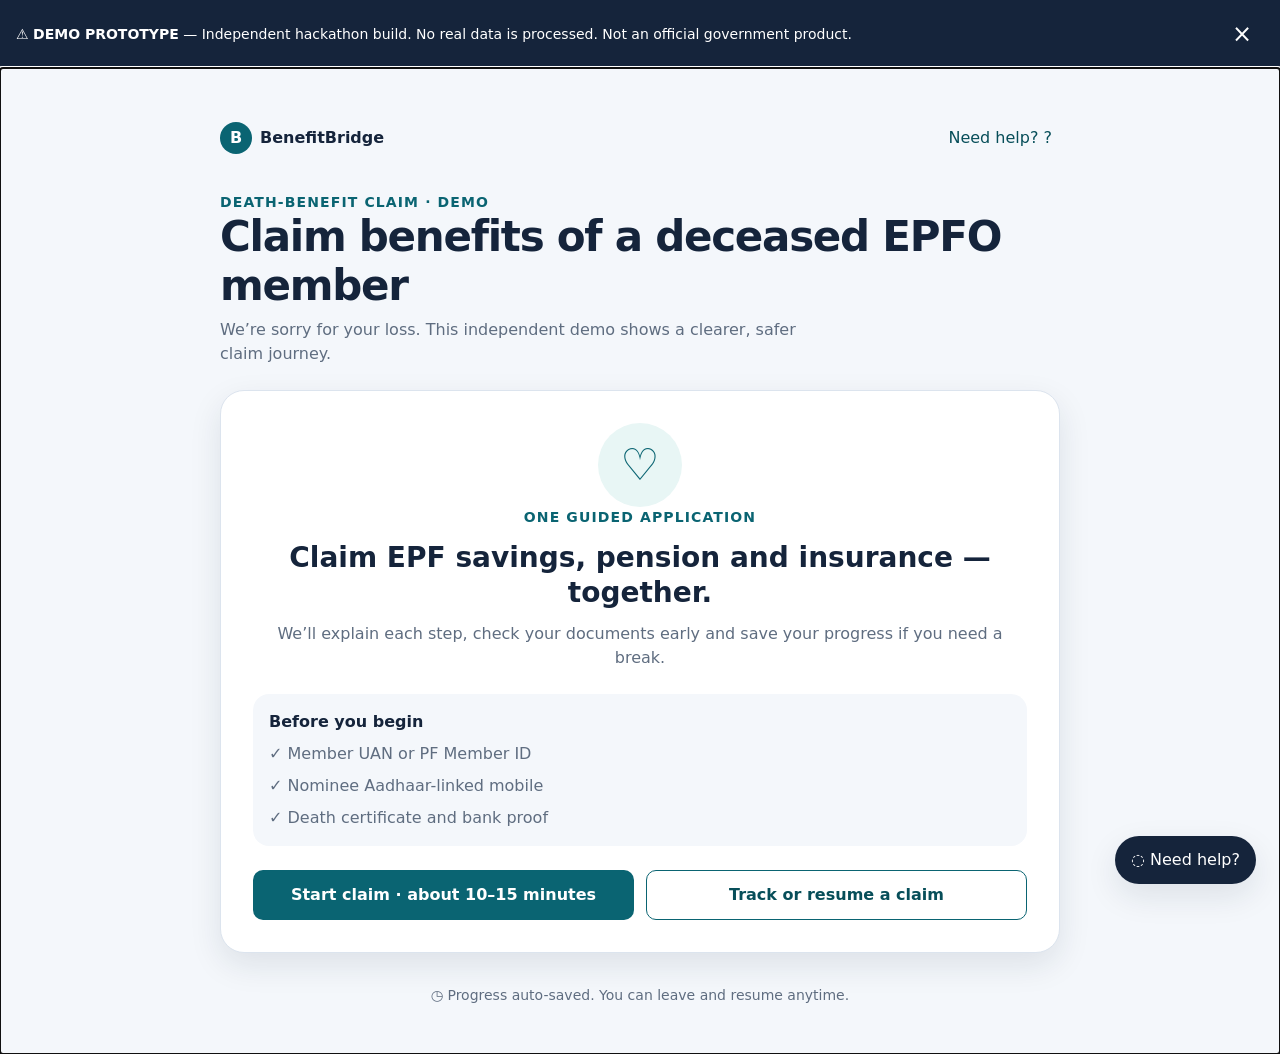
<file: index.html>
<!doctype html>
<html lang="en">
<head>
  <meta charset="utf-8">
  <meta name="viewport" content="width=device-width, initial-scale=1">
  <meta name="description" content="Independent EPFO death-benefit claim prototype">
  <title>BenefitBridge — demo prototype</title>
  <link rel="stylesheet" href="css/base.css">
  <link rel="stylesheet" href="css/layout.css">
  <link rel="stylesheet" href="css/components.css">
  <link rel="stylesheet" href="css/states.css">
  <link rel="stylesheet" href="css/responsive.css">
</head>
<body>
  <div id="demo-banner"></div>
  <main id="app" tabindex="-1"></main>
  <div id="toast-region" aria-live="polite" aria-atomic="true"></div>
  <script type="module" src="js/main.js"></script>
</body>
</html>
</file>
<file: css/base.css>
:root { --ink:#15243b; --muted:#5f6d80; --surface:#ffffff; --canvas:#f4f7fb; --line:#dce4ee; --brand:#0a6472; --brand-dark:#074e59; --brand-soft:#e8f6f5; --success:#1c7d48; --success-soft:#e9f8ee; --warning:#9a5b00; --warning-soft:#fff5e4; --danger:#b83a35; --danger-soft:#fff0ef; --shadow:0 12px 32px rgba(21,36,59,.10); --radius-sm:10px; --radius-md:16px; --radius-lg:24px; --space-1:4px; --space-2:8px; --space-3:12px; --space-4:16px; --space-5:24px; --space-6:32px; --space-7:48px; --max:720px; --text-xs:14px; --text-sm:16px; --text-md:18px; --text-lg:28px; --text-xl:42px; }
* { box-sizing:border-box; }
html { background:var(--canvas); color:var(--ink); font-family:Inter, ui-sans-serif, system-ui, -apple-system, BlinkMacSystemFont, "Segoe UI", sans-serif; font-size:var(--text-sm); line-height:1.5; }
body { margin:0; min-width:320px; }
button, input { font:inherit; }
button, a, input { -webkit-tap-highlight-color:transparent; }
button { cursor:pointer; }
a { color:var(--brand-dark); }
h1, h2, p { margin:0; }
h1 { font-size:var(--text-lg); letter-spacing:-.03em; line-height:1.16; }
h2 { font-size:var(--text-md); line-height:1.25; }
p { color:var(--muted); }
small { color:var(--muted); font-size:var(--text-xs); }
strong { color:var(--ink); }
input:focus-visible, button:focus-visible, a:focus-visible { outline:3px solid #f4b942; outline-offset:3px; }
[hidden] { display:none!important; }
</file>
<file: css/layout.css>
#app { padding:var(--space-5) var(--space-4) var(--space-7); }
.app-shell { margin:0 auto; max-width:var(--max); }
.app-header { align-items:center; display:flex; justify-content:space-between; margin-bottom:var(--space-6); }
.view-heading { margin-bottom:var(--space-5); }
.view-heading p { margin-top:var(--space-2); max-width:620px; }
.content-stack { display:grid; gap:var(--space-4); }
.centered { justify-items:center; text-align:center; }
.form-card, .hero-card, .review-card, .receipt-card, .resume-card { background:var(--surface); border:1px solid var(--line); border-radius:var(--radius-lg); box-shadow:var(--shadow); padding:var(--space-5); }
.form-card { display:grid; gap:var(--space-4); }
.benefit-grid { display:grid; gap:var(--space-3); }
.actions { display:grid; gap:var(--space-3); margin-top:var(--space-2); }
.progress { display:flex; gap:var(--space-1); margin-bottom:var(--space-2); }
.progress span { background:var(--line); border-radius:999px; display:block; height:6px; flex:1; }
.progress span.is-complete { background:var(--brand); }
.progress-copy { font-size:var(--text-xs); margin-bottom:var(--space-5); }
.autosave { color:var(--muted); font-size:var(--text-xs); margin-top:var(--space-6); text-align:center; }
.fallback-page { align-items:center; display:grid; min-height:100vh; padding:var(--space-5); place-items:center; }
.fallback-page .card { background:var(--surface); border-radius:var(--radius-lg); box-shadow:var(--shadow); max-width:500px; padding:var(--space-6); }
.fallback-page p { margin:var(--space-3) 0 var(--space-5); }
</file>
<file: css/components.css>
.demo-banner { align-items:center; background:var(--ink); color:#fff; display:flex; font-size:var(--text-xs); gap:var(--space-2); justify-content:space-between; padding:var(--space-2) var(--space-4); }
.demo-banner strong { color:#fff; }
.brand { align-items:center; color:var(--ink); display:flex; font-weight:800; gap:var(--space-2); text-decoration:none; }
.brand-mark { align-items:center; background:var(--brand); border-radius:50%; color:#fff; display:inline-flex; height:32px; justify-content:center; width:32px; }
.help-link, .text-button, .icon-button { background:transparent; border:0; color:var(--brand-dark); min-height:44px; padding:var(--space-2); }
.icon-button { color:inherit; font-size:24px; min-width:44px; }
.eyebrow { color:var(--brand); font-size:var(--text-xs); font-weight:800; letter-spacing:.08em; }
.button { border:1px solid transparent; border-radius:var(--radius-sm); font-weight:750; min-height:48px; padding:var(--space-3) var(--space-4); text-align:center; }
.button-primary { background:var(--brand); color:#fff; }
.button-primary:hover { background:var(--brand-dark); }
.button-secondary { background:var(--surface); border-color:var(--brand); color:var(--brand-dark); }
.hero-card { text-align:center; }
.hero-card h2 { font-size:var(--text-lg); margin:var(--space-3) 0; }
.comfort-icon, .confirmation-mark { align-items:center; background:var(--brand-soft); border-radius:50%; color:var(--brand); display:inline-flex; font-size:44px; height:84px; justify-content:center; width:84px; }
.need-list { background:var(--canvas); border-radius:var(--radius-md); display:grid; gap:var(--space-2); margin:var(--space-5) 0; padding:var(--space-4); text-align:left; }
.need-list span { color:var(--muted); }
.info-callout, .success-strip, .warning-callout { border-radius:var(--radius-sm); padding:var(--space-3); }
.info-callout { background:var(--canvas); border:1px solid var(--line); color:var(--muted); }
.success-strip { background:var(--success-soft); border:1px solid #bce8ca; color:var(--success); }
.warning-callout { background:var(--warning-soft); color:var(--warning); }
.field { display:grid; gap:var(--space-2); }
.field label { font-weight:700; }
.field input { background:#fff; border:1px solid #aebbc9; border-radius:var(--radius-sm); min-height:48px; padding:var(--space-3); width:100%; }
.field input:focus { border-color:var(--brand); box-shadow:0 0 0 3px var(--brand-soft); outline:0; }
.captcha { align-items:center; background:var(--brand-soft); border-radius:var(--radius-sm); color:var(--brand-dark); display:flex; gap:var(--space-2); justify-content:space-between; padding:var(--space-3); }
.captcha span, .demo-tag { background:#fff; border-radius:999px; font-size:var(--text-xs); font-weight:700; padding:var(--space-1) var(--space-2); }
.match-card, .resume-card { align-items:center; border:1px solid var(--line); border-radius:var(--radius-md); display:flex; gap:var(--space-3); padding:var(--space-4); }
.avatar { align-items:center; background:var(--brand-soft); border-radius:50%; color:var(--brand-dark); display:inline-flex; font-size:var(--text-md); font-weight:800; height:48px; justify-content:center; width:48px; }
.otp-panel { background:var(--canvas); border:1px solid var(--line); border-radius:var(--radius-md); display:grid; gap:var(--space-2); padding:var(--space-4); }
.benefit-card { background:var(--surface); border:1px solid var(--line); border-radius:var(--radius-md); display:flex; gap:var(--space-3); padding:var(--space-4); }
.benefit-card p { font-size:var(--text-xs); margin:var(--space-1) 0; }
.benefit-card strong { display:block; margin-top:var(--space-2); }
.benefit-icon { align-items:center; background:var(--brand-soft); border-radius:50%; color:var(--brand); display:inline-flex; font-size:22px; font-weight:800; height:42px; justify-content:center; width:42px; }
.card-top { align-items:center; display:flex; gap:var(--space-2); justify-content:space-between; }
.card-title { color:var(--ink); font-weight:800; }
.status { border-radius:999px; font-size:var(--text-xs); padding:var(--space-1) var(--space-2); white-space:nowrap; }
.good { background:var(--success-soft); color:var(--success); }.pending { background:var(--brand-soft); color:var(--brand-dark); }.required { background:var(--warning-soft); color:var(--warning); }.optional { background:var(--canvas); color:var(--muted); }
.policy { gap:var(--space-3); }.policy article { align-items:flex-start; background:var(--surface); border:1px solid var(--line); border-radius:var(--radius-md); display:flex; gap:var(--space-3); padding:var(--space-4); }.policy article span { align-items:center; background:var(--brand); border-radius:50%; color:#fff; display:inline-flex; flex:0 0 auto; height:28px; justify-content:center; width:28px; }.policy article p { margin-top:var(--space-1); }
.checklist { background:var(--surface); border:1px solid var(--line); border-radius:var(--radius-md); list-style:none; margin:0; padding:0; }.checklist li { align-items:center; border-bottom:1px solid var(--line); display:flex; gap:var(--space-3); padding:var(--space-3); }.checklist li:last-child { border:0; }.checklist li div { flex:1; }.checklist p { font-size:var(--text-xs); }.file-badge { color:var(--brand); font-size:24px; }
.upload-card { background:var(--surface); border:1px solid var(--line); border-radius:var(--radius-md); padding:var(--space-4); }.upload-card p { font-size:var(--text-xs); margin-top:var(--space-1); }.upload-control { align-items:center; border:1px dashed var(--brand); border-radius:var(--radius-sm); color:var(--brand-dark); cursor:pointer; display:flex; justify-content:center; margin-top:var(--space-3); min-height:48px; padding:var(--space-2); }.upload-control input { height:1px; overflow:hidden; position:absolute; width:1px; }.upload-message { color:var(--success); }
.record-section { border:1px solid var(--line); border-radius:var(--radius-md); padding:var(--space-4); }.record-section h2 { font-size:var(--text-sm); margin-bottom:var(--space-2); }dl { display:grid; gap:var(--space-2); margin:0; }dl div { display:contents; }dt { color:var(--muted); }dd { font-weight:700; margin:0; } .record-section dl { grid-template-columns:1fr 1fr; }.choice-card { align-items:flex-start; border:1px solid var(--line); border-radius:var(--radius-sm); display:flex; gap:var(--space-3); padding:var(--space-3); }.choice-card input { height:20px; width:20px; }.choice-card label { display:grid; gap:var(--space-1); }.choice-card span { color:var(--muted); font-size:var(--text-xs); }
.review-list { list-style:none; margin:var(--space-3) 0 0; padding:0; }.review-list li { border-top:1px solid var(--line); display:flex; justify-content:space-between; padding:var(--space-3) 0; }.review-list strong { color:var(--success); font-size:var(--text-xs); }.consent { align-items:flex-start; display:flex; gap:var(--space-2); }.consent input { height:20px; width:20px; }
.receipt-card { text-align:left; width:100%; }.receipt-card > strong { display:block; font-size:22px; margin-top:var(--space-1); }.receipt-card hr { border:0; border-top:1px solid var(--line); margin:var(--space-4) 0; }.receipt-card dl { grid-template-columns:1fr 1fr; }.claim-chip { background:var(--brand-soft); border:1px solid #bce8e3; border-radius:var(--radius-md); display:grid; gap:var(--space-1); padding:var(--space-4); }.claim-chip strong { font-size:22px; }.claim-chip span { color:var(--muted); font-size:var(--text-xs); }
.timeline { list-style:none; margin:0; padding:0; }.timeline li { display:flex; gap:var(--space-3); min-height:110px; position:relative; }.timeline li:not(:last-child)::before { background:var(--line); content:""; height:calc(100% - 38px); left:15px; position:absolute; top:32px; width:2px; }.timeline-dot { align-items:center; background:#fff; border:2px solid var(--line); border-radius:50%; color:var(--muted); display:inline-flex; flex:0 0 auto; font-size:var(--text-xs); font-weight:800; height:32px; justify-content:center; width:32px; z-index:1; }.timeline li.done .timeline-dot { background:var(--success); border-color:var(--success); color:#fff; }.timeline li.active .timeline-dot { border-color:var(--brand); color:var(--brand); }.timeline p { font-size:var(--text-xs); margin:var(--space-1) 0; }
.error-card { background:var(--danger-soft); border:1px solid #f5c3c1; border-radius:var(--radius-md); display:flex; gap:var(--space-3); padding:var(--space-4); }.error-card > span { align-items:center; background:var(--danger); border-radius:50%; color:#fff; display:inline-flex; flex:0 0 auto; font-weight:900; height:28px; justify-content:center; width:28px; }.error-card p { margin-top:var(--space-2); }
.mini-progress { background:var(--line); border-radius:999px; height:8px; margin:var(--space-3) 0; overflow:hidden; }.mini-progress span { background:var(--brand); display:block; height:100%; width:65%; }.help-fab { background:var(--ink); border:0; border-radius:999px; bottom:var(--space-4); box-shadow:var(--shadow); color:#fff; min-height:48px; padding:var(--space-2) var(--space-4); position:fixed; right:var(--space-4); }.support-sheet { background:var(--surface); border:1px solid var(--line); border-radius:var(--radius-lg) var(--radius-lg) 0 0; bottom:0; box-shadow:0 -12px 36px rgba(21,36,59,.18); left:0; padding:var(--space-5); position:fixed; right:0; z-index:4; }.sheet-head { align-items:flex-start; display:flex; justify-content:space-between; }.support-actions { display:grid; gap:var(--space-2); margin:var(--space-4) 0; }.support-actions button { background:var(--canvas); border:1px solid var(--line); border-radius:var(--radius-sm); color:var(--ink); min-height:48px; padding:var(--space-3); text-align:left; }.support-callout { background:var(--brand-soft); border-radius:var(--radius-sm); display:grid; padding:var(--space-3); }.support-callout span { color:var(--muted); font-size:var(--text-xs); }
#toast-region { background:var(--ink); border-radius:var(--radius-sm); bottom:var(--space-5); color:#fff; left:50%; max-width:calc(100% - 32px); opacity:0; padding:var(--space-3) var(--space-4); pointer-events:none; position:fixed; transform:translate(-50%, 20px); transition:.2s; width:max-content; z-index:6; }#toast-region.is-visible { opacity:1; transform:translate(-50%, 0); }
</file>
<file: css/states.css>
.processing-overlay { align-items:center; background:rgba(21,36,59,.52); display:flex; inset:0; justify-content:center; padding:var(--space-4); position:fixed; z-index:8; }.processing-card { background:var(--surface); border-radius:var(--radius-lg); box-shadow:var(--shadow); display:grid; gap:var(--space-3); max-width:360px; padding:var(--space-6); text-align:center; }.spinner { animation:spin 1s linear infinite; border:4px solid var(--brand-soft); border-radius:50%; border-top-color:var(--brand); height:40px; justify-self:center; width:40px; }@keyframes spin { to { transform:rotate(360deg); } }.is-disabled { cursor:not-allowed; opacity:.6; }
</file>
<file: css/responsive.css>
@media (min-width:768px) { #app { padding-top:var(--space-7); }.actions { grid-template-columns:1fr 1fr; }.benefit-grid { grid-template-columns:repeat(3, 1fr); }.benefit-card { display:block; }.benefit-icon { margin-bottom:var(--space-3); }.support-sheet { bottom:var(--space-5); left:auto; right:var(--space-5); width:390px; border-radius:var(--radius-lg); }.help-fab { right:var(--space-5); }.form-card, .hero-card, .review-card, .receipt-card, .resume-card { padding:var(--space-6); } }
@media (min-width:1024px) { :root { --max:840px; } h1 { font-size:var(--text-xl); } }
</file>
